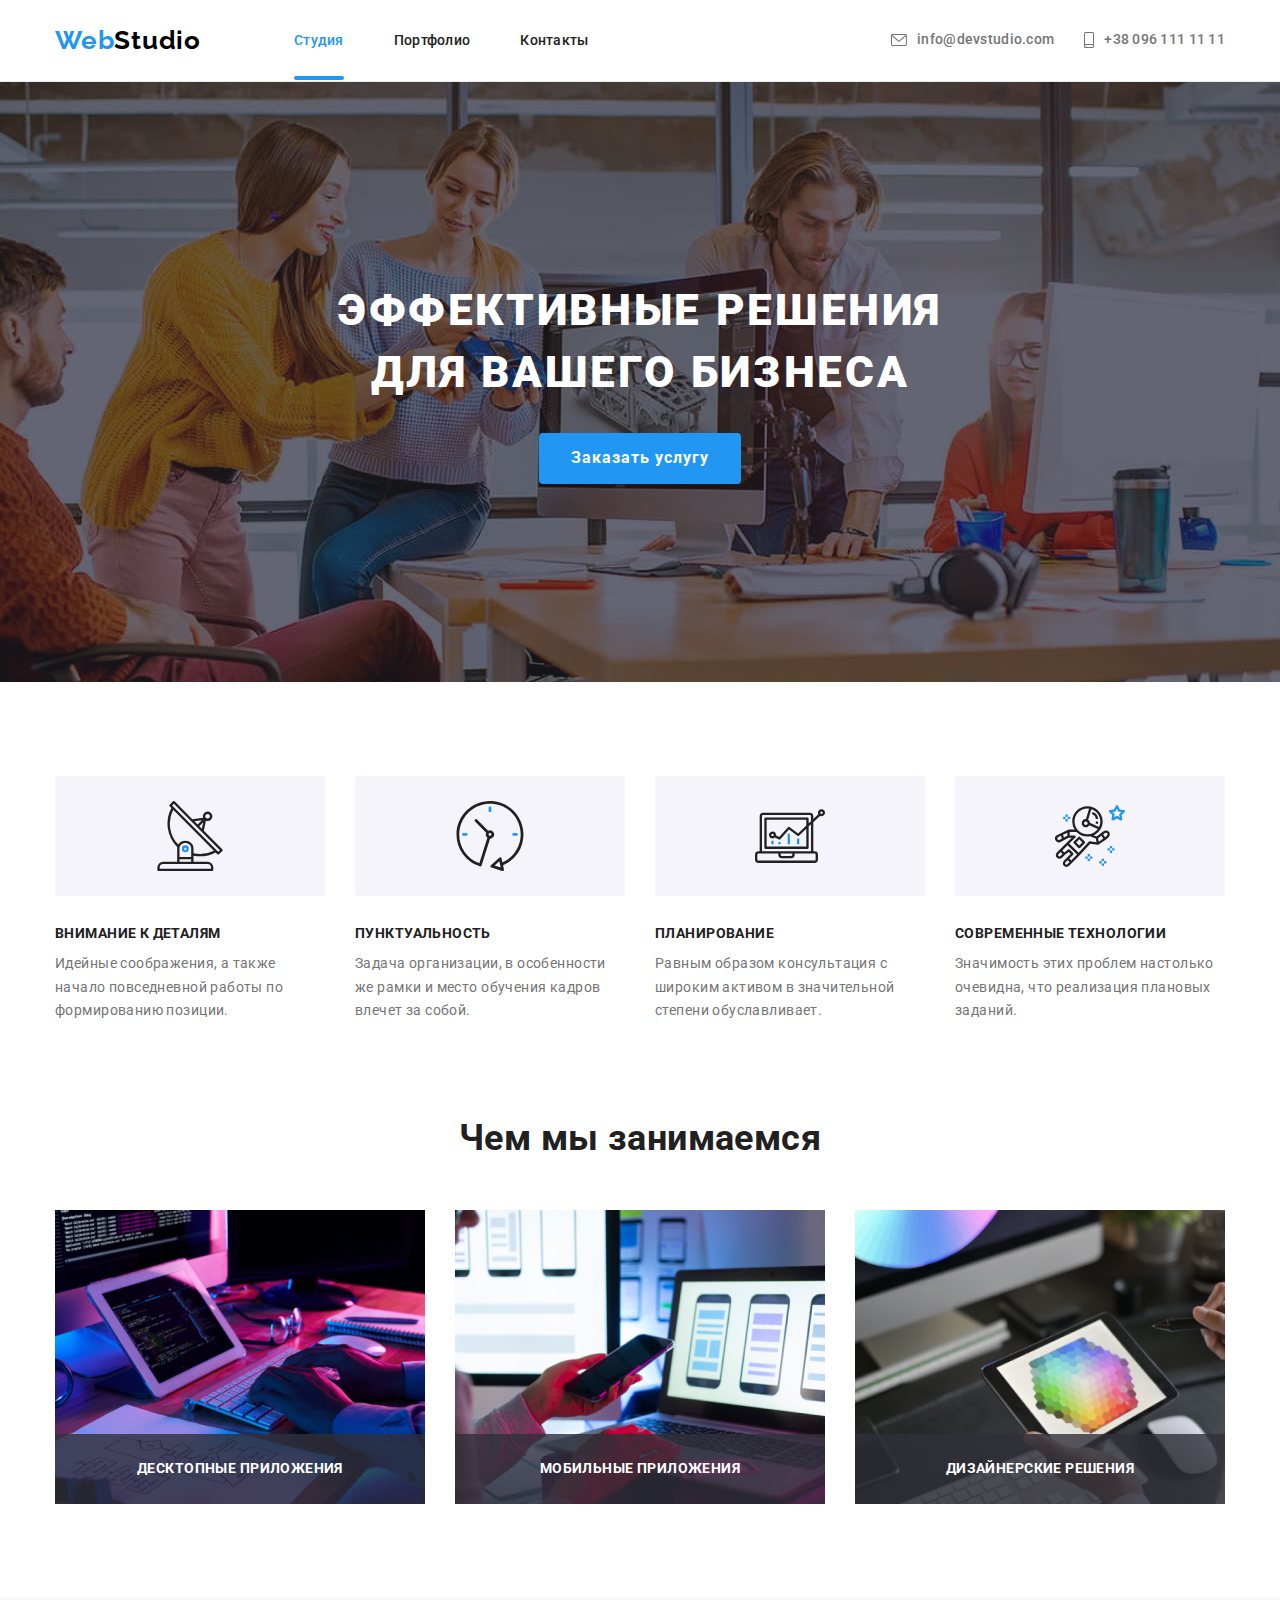
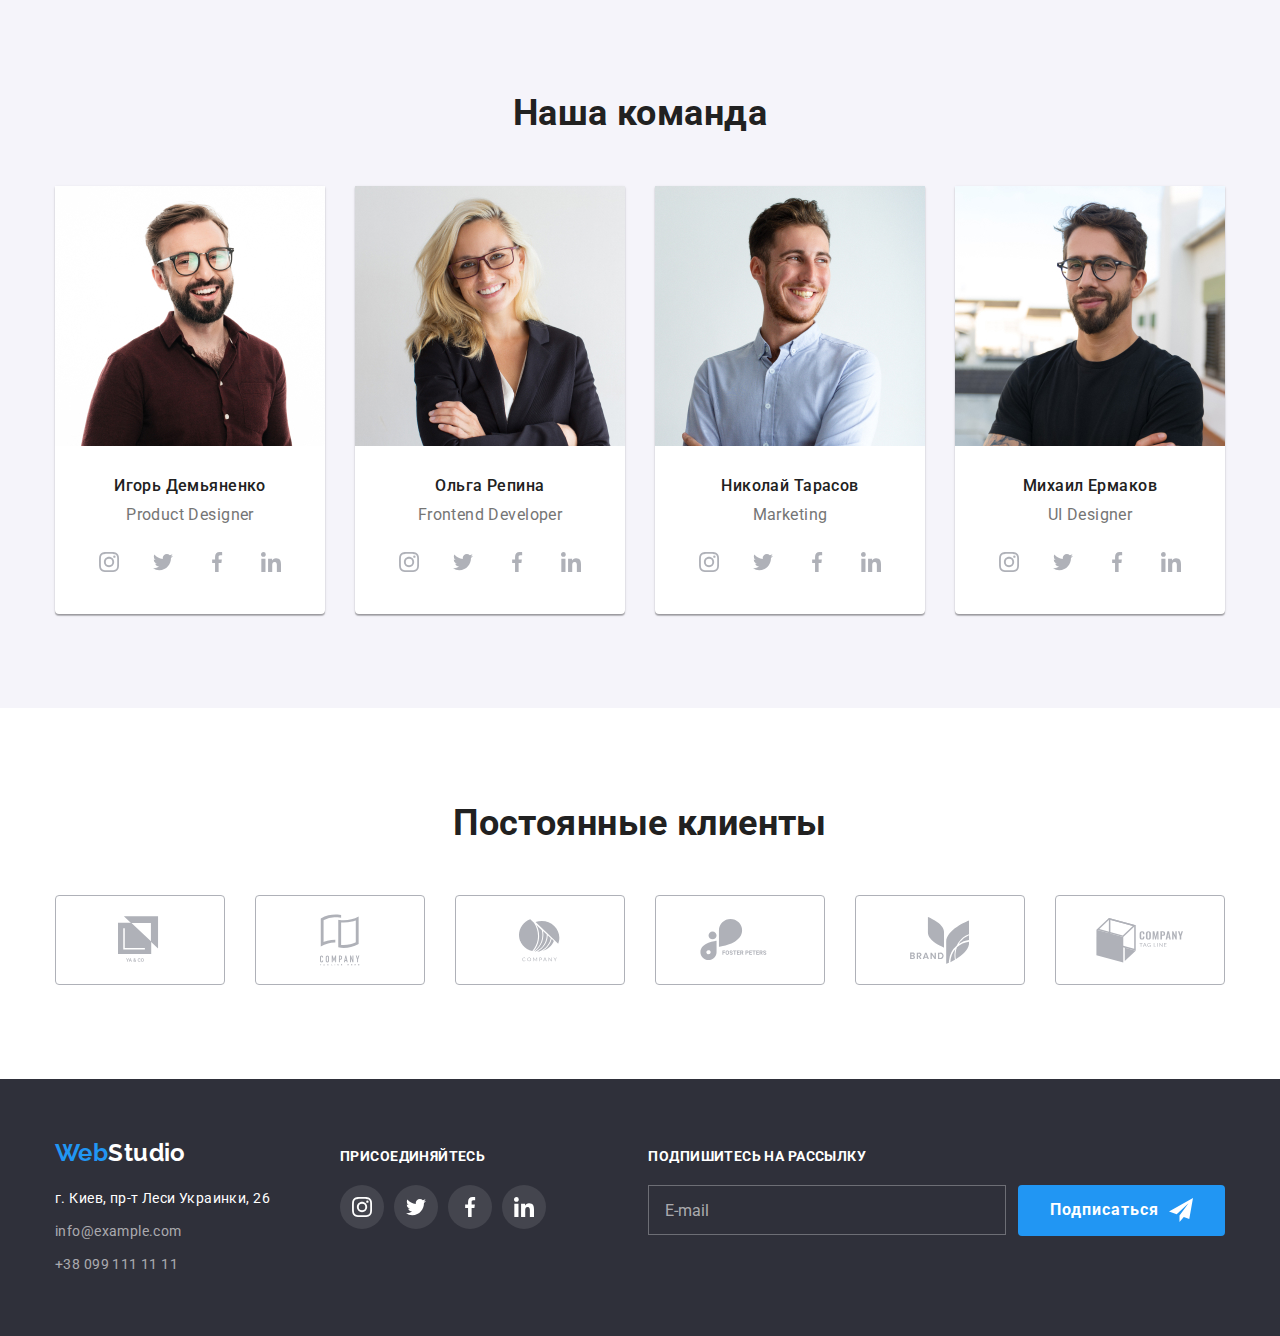
<file: index.html>
<!DOCTYPE html>
<html lang="en">
  <head>
    <meta charset="UTF-8" />
    <meta name="viewport" content="width=device-width, initial-scale=1.0" />
    <title>WebStudio</title>
    <link
      href="https://fonts.googleapis.com/css2?family=Raleway:wght@700&family=Roboto:wght@400;500;700;900&display=swap"
      rel="stylesheet"
    />
  
    <link rel="stylesheet" href="./css/main.min.css">
  </head>

  <body>
    <header class="header">
      <div class="container header__container">
          <nav class="header__navigation">
              <a href lang="en" class="header__logo link" >Web<span class="header__logo-color">Studio</span></a>
              <ul class="header-list list">
                  <li class="header__item"><a href="" class="header__link link current active " >Студия</a></li>
                  <li class="header__item"><a href="./portfolio.html" class="header__link link " >Портфолио</a></li>
                  <li class="header__item"><a href="" class="header__link link" >Контакты</a></li>
              </ul>
          </nav>
              <ul class="header-info-list list">
                  <li class="header-info__item">
                      <a class="header__info contact-mail link" href="" >
                          <svg class="header__envelope" width="16" height="12">
                              <use href="./images/sprite.svg#icon-envelope" ></use>
                          </svg>
                           info@devstudio.com  </a>
                  </li>
                  <li class="header-info__item">
                      <a class="header__info contact-tel link" href="tel:+380961111111">
                          <svg class="header__smartphone" width="10" height="16"  >
                              <use href="./images/sprite.svg#icon-smartphone" ></use>
                          </svg>
                           +38 096 111 11 11 </a>
                  </li>
              </ul>
       <button class="open-menu-btn">
         <svg class="g" width="40" height="40">
           <use href="./images/sprite.svg#icon-menu"></use>
         </svg>
       </button>
      </div>
      <div class="mob-menu is-hidden">
          <div class="menu-container">
          <button class="close-menu-btn">
            <svg width="40" height="40">
              <use href="./images/sprite.svg#icon-close"></use>
            </svg>
          </button>
       
          <div>
              <ul class="header-menu-list list">
                  <li class="header__menu-item"><a href="" class="header__menu-link link  current " >Студия</a></li>
                  <li class="header__menu-item"><a href="./portfolio.html" class="header__menu-link link " >Портфолио</a></li>
                  <li class="header__menu-item"><a href="" class="header__menu-link link" >Контакты</a></li>
              </ul>
          </div>
          <div class="nav-mobile-container">
              <ul class="header-info-menu-list list">
                  <li class="header-info__menu-item">
                      <a class="header__menu-info contact-menu-tel link" href="tel:+380961111111">
                        
                           +38 096 111 11 11 </a>
                  </li>
                  <li class="header-info__menu-item">
                    <a class="header__menu-info-mail contact-menu-mail link" href="" >
                      
                         info@devstudio.com  </a>
                </li>
              </ul>
              <ul class="mobile-menu-social list">
                <li class="mobile-menu-social__item">
                  <a href="" class="mobile-menu-social__link link">Instagram</a>
                </li>
                <li class="mobile-menu-social__item">
                  <a href="" class="mobile-menu-social__link link">Twitter</a>
                </li>
                <li class="mobile-menu-social__item">
                  <a href="" class="mobile-menu-social__link link">Facebook</a>
                </li>
                <li class="mobile-menu-social__item">
                  <a href="" class="mobile-menu-social__link link">LinkedIn</a>
                </li>
              </ul>
          </div>
         </div>
      </div>
      
  </header>
    <main class="main-content">
      <section class="hero">
        <div class="container">
          <h1 class="hero__title">Эффективные решения для вашего бизнеса</h1>
          <button class="button" data-modal-open>Заказать услугу</button>
        </div>
      </section>

      <section class="features ">
        <div class="container">
          <h2 class="hidden">Особенности</h2>
          <ul class="list features__list">
            <li class="features__item">
              <div class="features__frame">
                <svg class="icon-features" width="70" height="70">
                  <use href="./images/sprite.svg#icon-antenna"></use>
                </svg>
              </div>
              <h3 class="features__subtitle">Внимание к деталям</h3>
              <p class="features__paragraph">
                Идейные соображения, а также начало повседневной работы по
                формированию позиции.
              </p>
            </li>
            <li class="features__item">
              <div class="features__frame">
                <svg class="" width="70" height="70">
                  <use href="./images/sprite.svg#icon-clock"></use>
                </svg>
              </div>
              <h3 class="features__subtitle">Пунктуальность</h3>
              <p class="features__paragraph">
                Задача организации, в особенности же рамки и место обучения
                кадров влечет за собой.
              </p>
            </li>
            <li class="features__item">
              <div class="features__frame">
                <svg class="" width="70" height="70">
                  <use href="./images/sprite.svg#icon-diagram"></use>
                </svg>
              </div>
              <h3 class="features__subtitle">Планирование</h3>
              <p class="features__paragraph">
                Равным образом консультация с широким активом в значительной
                степени обуславливает.
              </p>
            </li>
            <li class="features__item">
              <div class="features__frame">
                <svg class="" width="70" height="70">
                  <use href="./images/sprite.svg#icon-astronaut"></use>
                </svg>
              </div>
              <h3 class="features__subtitle">Современные технологии</h3>
              <p class="features__paragraph">
                Значимость этих проблем настолько очевидна, что реализация
                плановых заданий.
              </p>
            </li>
          </ul>
        </div>
      </section>

      <section class="activity section">
        <div class="container">
          <h2 class="title">Чем мы занимаемся</h2>
          <ul class="list">
            <li class="activity__item">
                <img 
                src="./images/box1.jpg" 
                alt="печатает код" 
                width="370"
                srcset="./images/box1.jpg 1x, ./images/box1@2x.jpg 2x"  />
             
              <div class="activity__block">
              <h3 class="activity__title">Десктопные приложения</h3>
            </div>
            </li>
            <li class="activity__item"> 
                <img 
                src="./images/box2.jpg" 
                alt="печатает код"
                width="370" 
                srcset="./images/box2.jpg 1x, ./images/box2@2x.jpg 2x" />
              <div class="activity__block">
              <h3 class="activity__title">Мобильные приложения</h3>
            </div>
            </li>
            <li class="activity__item">
              <img
                src="./images/box3.jpg"
                alt="выбирает цвет на планшете"
                width="370"
                srcset="./images/box3.jpg 1x, ./images/box3@2x.jpg 2x"
              />
              <div class="activity__block">
              <h3 class="activity__title">Дизайнерские решения</h3>
            </div>
            </li>
          </ul>
        </div>
      </section>
      <section class="team section">
        <div class="container">
          <h2 class="title">Наша команда</h2>
          <ul class="list team__list">
            <li class="team__box">
              <img 
              src="./images/img0.jpg" 
              alt="Игорь Демьяненко" 
              width="270"         
              srcset="./images/img0.jpg 1x, ./images/img0@2x.jpg 2x"/>
              <div class="box-footer">
                <h3 class="team__subtitle">Игорь Демьяненко</h3>
                <p class="team__paragraph">Product Designer</p>
                <ul class="list icon__list">
                  <li class="item icon__item">
                    <a class="link link-icon" href="">
                      <svg class="ikon" width="20" height="20">
                        <use href="./images/sprite.svg#icon-instagram"></use>
                      </svg>
                    </a>
                  </li>
                  <li class="item icon__item">
                    <a class="link link-icon" href="">
                      <svg class="ikon" width="20" height="20">
                        <use href="./images/sprite.svg#icon-twitter"></use>
                      </svg>
                    </a>
                  </li>
                  <li class="item icon__item">
                    <a class="link link-icon" href="">
                      <svg class="ikon" width="20" height="20">
                        <use href="./images/sprite.svg#icon-facebook"></use>
                      </svg>
                    </a>
                  </li>
                  <li class="item icon__item">
                    <a class="link link-icon" href="">
                      <svg class="ikon" width="20" height="20">
                        <use href="./images/sprite.svg#icon-linkedin"></use>
                      </svg>
                    </a>
                  </li>
                </ul>
              </div>
            </li>
            <li class="team__box">
              <img 
              src="./images/img1.jpg" 
              alt="Ольга Репина" 
              width="270"
              srcset="./images/img1.jpg 1x, ./images/img1@2x.jpg 2x"/>
              <div class="box-footer">
                <h3 class="team__subtitle">Ольга Репина</h3>
                <p class="team__paragraph">Frontend Developer</p>
                <ul class="list icon__list">
                  <li class="item icon__item">
                    <a class="link link-icon" href="">
                      <svg class="ikon" width="20" height="20">
                        <use href="./images/sprite.svg#icon-instagram"></use>
                      </svg>
                    </a>
                  </li>
                  <li class="item icon__item">
                    <a class="link link-icon" href="">
                      <svg class="ikon" width="20" height="20">
                        <use href="./images/sprite.svg#icon-twitter"></use>
                      </svg>
                    </a>
                  </li>
                  <li class="item icon__item">
                    <a class="link link-icon" href="">
                      <svg class="ikon" width="20" height="20">
                        <use href="./images/sprite.svg#icon-facebook"></use>
                      </svg>
                    </a>
                  </li>
                  <li class="item icon__item">
                    <a class="link link-icon" href="">
                      <svg class="ikon" width="20" height="20">
                        <use href="./images/sprite.svg#icon-linkedin"></use>
                      </svg>
                    </a>
                  </li>
                </ul>
              </div>
            </li>
            <li class="team__box">
              <img
              src="./images/img2.jpg"
              alt="Николай Тарасов" 
              width="270"
              srcset="./images/img2.jpg 1x, ./images/img2@2x.jpg 2x" />
              <div class="box-footer">
                <h3 class="team__subtitle">Николай Тарасов</h3>
                <p class="team__paragraph">Marketing</p>
                <ul class="list icon__list">
                  <li class="item icon__item">
                    <a class="link link-icon" href="">
                      <svg class="ikon" width="20" height="20">
                        <use href="./images/sprite.svg#icon-instagram"></use>
                      </svg>
                    </a>
                  </li>
                  <li class="item icon__item">
                    <a class="link link-icon" href="">
                      <svg class="ikon" width="20" height="20">
                        <use href="./images/sprite.svg#icon-twitter"></use>
                      </svg>
                    </a>
                  </li>
                  <li class="item icon__item">
                    <a class="link link-icon" href="">
                      <svg class="ikon" width="20" height="20">
                        <use href="./images/sprite.svg#icon-facebook"></use>
                      </svg>
                    </a>
                  </li>
                  <li class="item icon__item">
                    <a class="link link-icon" href="">
                      <svg class="ikon" width="20" height="20">
                        <use href="./images/sprite.svg#icon-linkedin"></use>
                      </svg>
                    </a>
                  </li>
                </ul>
              </div>
            </li>
            <li class="team__box">
              <img 
              src="./images/img3.jpg" 
              alt="Михаил Ермаков" 
              width="270"
              srcset="./images/img3.jpg 1x, ./images/img3@2x.jpg 2x" />
              <div class="box-footer">
                <h3 class="team__subtitle">Михаил Ермаков</h3>
                <p class="team__paragraph">UI Designer</p>
                <ul class="list icon__list">
                  <li class="item icon__item">
                    <a class="link link-icon" href="">
                      <svg class="ikon" width="20" height="20">
                        <use href="./images/sprite.svg#icon-instagram"></use>
                      </svg>
                    </a>
                  </li>
                  <li class="item icon__item">
                    <a class="link link-icon" href="">
                      <svg class="ikon" width="20" height="20">
                        <use href="./images/sprite.svg#icon-twitter"></use>
                      </svg>
                    </a>
                  </li>
                  <li class="item icon__item">
                    <a class="link link-icon" href="">
                      <svg class="ikon" width="20" height="20">
                        <use href="./images/sprite.svg#icon-facebook"></use>
                      </svg>
                    </a>
                  </li>
                  <li class="item icon__item">
                    <a class="link link-icon" href="">
                      <svg class="ikon" width="20" height="20">
                        <use href="./images/sprite.svg#icon-linkedin"></use>
                      </svg>
                    </a>
                  </li>
                </ul>
              </div>
            </li>
          </ul>
        </div>
      </section>
      <section class="section clients">
        <div class="container">
          <h2 class="title">Постоянные клиенты</h2>
          <ul class="list">
            <li class="clients__item">
              <a class="link clients__link" href="">
                <svg width="44.27" height="49.23  ">
                  <use href="./images/sprite.svg#icon-logo-1"></use>
                </svg>
              </a>
            </li>
            <li class="clients__item">
              <a class="link clients__link" href="">
                <svg width="40" height="52">
                  <use href="./images/sprite.svg#icon-logo-2"></use>
                </svg>
              </a>
            </li>
            <li class="clients__item">
              <a class="link clients__link" href="">
                <svg width="41" height="43">
                  <use href="./images/sprite.svg#icon-logo-3"></use>
                </svg>
              </a>
            </li>
            <li class="clients__item">
              <a class="link clients__link" href="">
                <svg width="79.66" height="42.02">
                  <use href="./images/sprite.svg#icon-logo-4"></use>
                </svg>
              </a>
            </li>
            <li class="clients__item">
              <a class="link clients__link" href="">
                <svg width="59" height="47">
                  <use href="./images/sprite.svg#icon-logo-5"></use>
                </svg>
              </a>
            </li>
            <li class="clients__item">
              <a class="link clients__link" href="">
                <svg width="88" height="45">
                  <use href="./images/sprite.svg#icon-logo-6 "></use>
                </svg>
              </a>
            </li>
          </ul>
        </div>
      </section>
    </main>
    <footer class="page-footer">
      <div class="container footer">
        <div class="foot">
        <div class="footer-info">
          <a class="logo link" href="./index.html"
            >Web<span class="logo--white">Studio</span></a
          >
          <address class="location">
            <p class="street">г. Киев, пр-т Леси Украинки, 26</p>
            <ul class="list list--colum">
              <li class="contact__item">
                <a class="footer-contacts link" href="mailto:info@example.com"
                  >info@example.com</a
                >
              </li>
              <li class="contact__item">
                <a class="footer-contacts link" href="tel:+380991111111"
                  >+38 099 111 11 11</a
                >
              </li>
            </ul>
          </address>
        </div>
        <div class="join">
          <b class="footer__subtitle">Присоединяйтесь</b>
          <ul class="list icon__list">
            <li class="icon__item">
              <a class="link-icon link-icon--gray link" href="">
                <svg width="20" height="20">
                  <use href="./images/sprite.svg#icon-instagram"></use>
                </svg>
              </a>
            </li>
            <li class="icon__item">
              <a class="link-icon link-icon--gray link" href="">
                <svg width="20" height="20">
                  <use href="./images/sprite.svg#icon-twitter"></use>
                </svg>
              </a>
            </li>
            <li class="icon__item">
              <a class="link-icon link-icon--gray link" href="">
                <svg width="20" height="20">
                  <use href="./images/sprite.svg#icon-facebook"></use>
                </svg>
              </a>
            </li>
            <li class="icon__item">
              <a class="link-icon link-icon--gray link" href="">
                <svg width="20" height="20">
                  <use href="./images/sprite.svg#icon-linkedin"></use>
                </svg>
              </a>
            </li>
          </ul>
        </div>
        </div>
        <div class="follow"> 
          <b class="footer__subtitle">Подпишитесь на рассылку</b>
          <form action="#" class="follow__form">
            <label for="mail"></label>
            <input type="email" class="follow__input" id="mail" name="mail" placeholder="E-mail">
            <button type="submit" class="button">Подписаться
               <svg class="icon-send" width="24" height="24">
              <use href="./images/sprite.svg#icon-send"></use>
            </svg></button>
          </form>
        </div>
      </div>
    </footer>
    <div class="backdrop is-hidden" data-modal>
      <div class="modal">
        <button class="modal__button" data-modal-close>&#10006;</button>
        <form action="#" class="form">
          <h2 class="form__title">Оставьте свои данные, мы вам перезвоним</h2>
          <div class="form-field">
            <label for="name" class="form-label">Имя</label>
            <input
              type="text"
              class="form-input"
              name="name"
              id="name"
              placeholder=" "
            />
            <svg width="18" class="input-icon">
              <use href=./images/sprite.svg#person></use>
            </svg>

          </div>
          <div class="form-field">
            <label for="tel" class="form-label">Телефон</label>
            <input
              type="tel"
              class="form-input"
              name="tel"
              id="tel"
              placeholder=" "
            />
            <svg width="18" class="input-icon">
              <use href=./images/sprite.svg#phone></use>
            </svg>

          </div>
          <div class="form-field">
            <label for="email" class="form-label">Почта</label>
            <input
              type="email"
              class="form-input"
              name="mail"
              id="email"
              placeholder=" "
            />
          <svg width="18" class="input-icon">
            <use href=./images/sprite.svg#email></use>
          </svg>
          </div>
          <div class="form-field">
            <label for="comment" class="form-label">Комментарий</label>
            <textarea
              class="form-input comment"
              name="comment"
              id="comment"
              placeholder="Введите текст"
            ></textarea>
          </div>
         
          <label class="form-checkbox form-label checkbox-label">    
            <input type="checkbox" class=" hidden checkbox" name="agree">
            <span class="checkbox-icon"></span><span >Соглашаюсь с рассылкой и принимаю <a class="link" href="">Условия договора</a></span>
          </label>

          <button type="submit" class="button">Отправить</button>
        </form>
      </div>
    </div>
    <script src="./js/modal.js"></script>
    <script src="./js/menu.js"></script>
  </body>
</html>
</file>
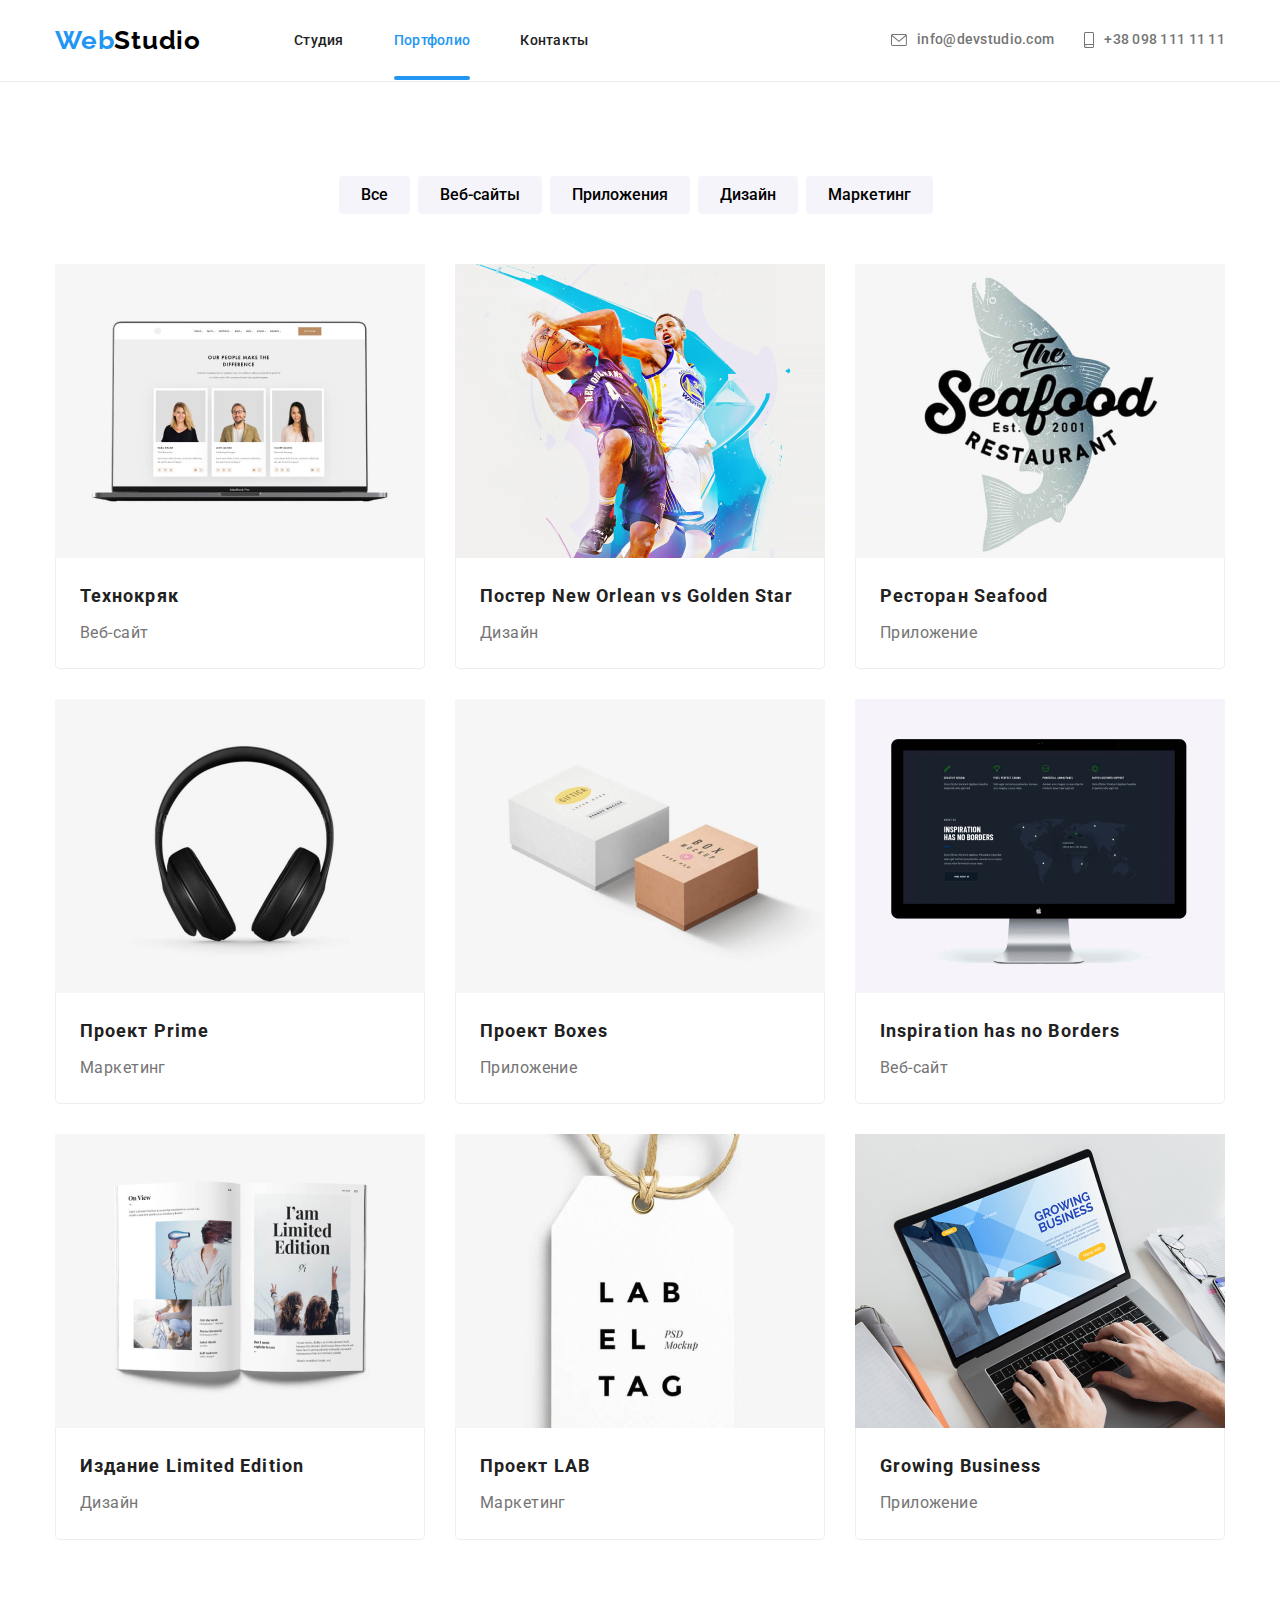
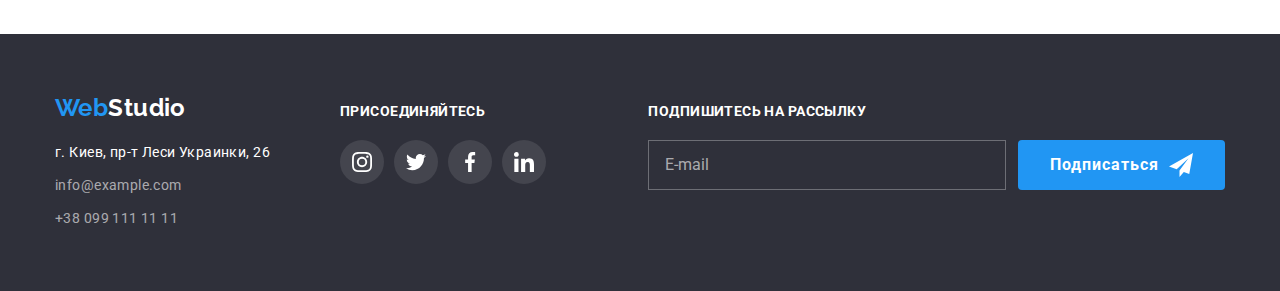
<file: portfolio.html>
<!DOCTYPE html>
<html lang="en">
  <head>
    <meta charset="UTF-8" />
    <meta name="viewport" content="width=device-width, initial-scale=1.0" />
    <title>Portfolio</title>
    <link
      href="https://fonts.googleapis.com/css2?family=Raleway:wght@700&family=Roboto:wght@400;500;700;900&display=swap"
      rel="stylesheet"
    />

    <link rel="stylesheet" href="./css/main.min.css" />
  </head>

  <body>
    <header class="header">
      <div class="container header__container">
          <nav class="header__navigation">
              <a href lang="en" class="header__logo link" >Web<span class="header__logo-color">Studio</span></a>
              <ul class="header-list list">
                  <li class="header__item"><a href="./index.html" class="header__link link  " >Студия</a></li>
                  <li class="header__item"><a href="" class="header__link link current active" >Портфолио</a></li>
                  <li class="header__item"><a href="" class="header__link link" >Контакты</a></li>
              </ul>
          </nav>
              <ul class="header-info-list list">
                  <li class="header-info__item">
                      <a class="header__info contact-mail link" href="" >
                          <svg class="header__envelope" width="16" height="12">
                              <use href="./images/sprite.svg#icon-envelope" ></use>
                          </svg>
                           info@devstudio.com  </a>
                  </li>
                  <li class="header-info__item">
                      <a class="header__info contact-tel link" href="tel:+380961111111">
                          <svg class="header__smartphone" width="10" height="16"  >
                              <use href="./images/sprite.svg#icon-smartphone" ></use>
                          </svg>
                           +38 098 111 11 11 </a>
                  </li>
              </ul>
       <button class="open-menu-btn">
         <svg class="menu-open" width="40" height="40">
           <use href="./images/sprite.svg#icon-menu"></use>
         </svg>
       </button>
      </div>
      <div class="mob-menu is-hidden">
          <div class="menu-container">
          <button class="close-menu-btn">
            <svg class="menu-close" width="40" height="40">
              <use href="./images/sprite.svg#icon-close"></use>
            </svg>
          </button>
       
          <div>
              <ul class="header-menu-list list">
                  <li class="header__menu-item"><a href="./index.html" class="header__menu-link link   " >Студия</a></li>
                  <li class="header__menu-item"><a href="" class="header__menu-link link current" >Портфолио</a></li>
                  <li class="header__menu-item"><a href="" class="header__menu-link link" >Контакты</a></li>
              </ul>
          </div>
          <div class="nav-mobile-container">
              <ul class="header-info-menu-list list">
                  <li class="header-info__menu-item">
                      <a class="header__menu-info contact-menu-tel link" href="tel:+380961111111">
                        
                           +38 096 111 11 11 </a>
                  </li>
                  <li class="header-info__menu-item">
                    <a class="header__menu-info-mail contact-menu-mail link" href="" >
                      
                         info@devstudio.com  </a>
                </li>
              </ul>
              <ul class="mobile-menu-social list">
                <li class="mobile-menu-social__item">
                  <a href="" class="mobile-menu-social__link link">Instagram</a>
                </li>
                <li class="mobile-menu-social__item">
                  <a href="" class="mobile-menu-social__link link">Twitter</a>
                </li>
                <li class="mobile-menu-social__item">
                  <a href="" class="mobile-menu-social__link link">Facebook</a>
                </li>
                <li class="mobile-menu-social__item">
                  <a href="" class="mobile-menu-social__link link">LinkedIn</a>
                </li>
              </ul>
          </div>
         </div>
      </div>
      
  </header>
    <main class="main-content">
      <div class="container section">
        <h1 class="hidden">Фильтры</h1>

        <ul class="list buttons">
          <li class="buttons__item">
            <button class="button--white" type="button">Все</button>
          </li>
          <li class="buttons__item">
            <button class="button--white" type="button">Веб-сайты</button>
          </li>
          <li class="buttons__item">
            <button class="button--white" type="button">Приложения</button>
          </li>
          <li class="buttons__item">
            <button class="button--white" type="button">Дизайн</button>
          </li>
          <li class="buttons__item">
            <button class="button--white" type="button">Маркетинг</button>
          </li>
        </ul>

        <section class="projects">
          <h2 class="hidden">Проекты</h2>
          <ul class="list">
            <li class="projects__item">
              <a class="link" href="">
                <div class="projects__box">
                  <img
                    src="./images/image.jpg"
                    alt=""
                    width="370"
                    srcset="./images/image.jpg 1x, ./images/image@2x.jpg 2x"
                  />
                  <div class="overlay">
                    <p class="overley__text">
                      Технокряк это современная площадка распространения
                      коронавируса. Компании используют эту платформу для
                      цифрового шпионажа и атак на защищённые сервера
                      конкурентов.
                    </p>
                  </div>
                </div>
                <div class="box__caption">
                  <h3 class="projects__title">Технокряк</h3>
                  <p class="projects__paragraph">Веб-сайт</p>
                </div>
              </a>
            </li>
            <li class="projects__item">
              <a class="link" href="">
                <div class="projects__box">
                  <img
                    src="./images/image1.jpg"
                    alt=""
                    width="370"
                    srcset="./images/image1.jpg 1x, ./images/image1@2x.jpg 2x"
                  />
                  <div class="overlay">
                    <p class="overley__text">
                      Технокряк это современная площадка распространения
                      коронавируса. Компании используют эту платформу для
                      цифрового шпионажа и атак на защищённые сервера
                      конкурентов.
                    </p>
                  </div>
                </div>

                <div class="box__caption">
                  <h3 class="projects__title">
                    Постер New Orlean vs Golden Star
                  </h3>
                  <p class="projects__paragraph">Дизайн</p>
                </div>
              </a>
            </li>
            <li class="projects__item">
              <a class="link" href="">
                <div class="projects__box">
                  <img
                    src="./images/image2.jpg"
                    alt=""
                    width="370"
                    srcset="./images/image2.jpg 1x, ./images/image2@2x.jpg 2x"
                  />
                  <div class="overlay">
                    <p class="overley__text">
                      Технокряк это современная площадка распространения
                      коронавируса. Компании используют эту платформу для
                      цифрового шпионажа и атак на защищённые сервера
                      конкурентов.
                    </p>
                  </div>
                </div>
                <div class="box__caption">
                  <h3 class="projects__title">Ресторан Seafood</h3>
                  <p class="projects__paragraph">Приложение</p>
                </div>
              </a>
            </li>
            <li class="projects__item">
              <a class="link" href="">
                <div class="projects__box">
                  <img
                    src="./images/image3.jpg"
                    alt=""
                    width="370"
                    srcset="./images/image3.jpg 1x, ./images/image3@2x.jpg 2x"
                  />
                  <div class="overlay">
                    <p class="overley__text">
                      Технокряк это современная площадка распространения
                      коронавируса. Компании используют эту платформу для
                      цифрового шпионажа и атак на защищённые сервера
                      конкурентов.
                    </p>
                  </div>
                </div>
                <div class="box__caption">
                  <h3 class="projects__title">Проект Prime</h3>
                  <p class="projects__paragraph">Маркетинг</p>
                </div>
              </a>
            </li>
            <li class="projects__item">
              <a class="link" href="">
                <div class="projects__box">
                  <img
                    src="./images/image4.jpg"
                    alt=""
                    width="370"
                    srcset="./images/image4.jpg 1x, ./images/image4@2x.jpg 2x"
                  />
                  <div class="overlay">
                    <p class="overley__text">
                      Технокряк это современная площадка распространения
                      коронавируса. Компании используют эту платформу для
                      цифрового шпионажа и атак на защищённые сервера
                      конкурентов.
                    </p>
                  </div>
                </div>
                <div class="box__caption">
                  <h3 class="projects__title">Проект Boxes</h3>
                  <p class="projects__paragraph">Приложение</p>
                </div>
              </a>
            </li>
            <li class="projects__item">
              <a class="link" href="">
                <div class="projects__box">
                  <img
                    src="./images/image5.jpg"
                    alt=""
                    width="370"
                    srcset="./images/image5.jpg 1x, ./images/image5@2x.jpg 2x"
                  />
                  <div class="overlay">
                    <p class="overley__text">
                      Технокряк это современная площадка распространения
                      коронавируса. Компании используют эту платформу для
                      цифрового шпионажа и атак на защищённые сервера
                      конкурентов.
                    </p>
                  </div>
                </div>
                <div class="box__caption">
                  <h3 class="projects__title">Inspiration has no Borders</h3>
                  <p class="projects__paragraph">Веб-сайт</p>
                </div>
              </a>
            </li>
            <li class="projects__item">
              <a class="link" href="">
                <div class="projects__box">
                  <img
                    src="./images/image6.jpg"
                    alt=""
                    width="370"
                    srcset="./images/image6.jpg 1x, ./images/image6@2x.jpg 2x"
                  />
                  <div class="overlay">
                    <p class="overley__text">
                      Технокряк это современная площадка распространения
                      коронавируса. Компании используют эту платформу для
                      цифрового шпионажа и атак на защищённые сервера
                      конкурентов.
                    </p>
                  </div>
                </div>
                <div class="box__caption">
                  <h3 class="projects__title">Издание Limited Edition</h3>
                  <p class="projects__paragraph">Дизайн</p>
                </div>
              </a>
            </li>
            <li class="projects__item">
              <a class="link" href="">
                <div class="projects__box">
                  <img
                    src="./images/image7.jpg"
                    alt=""
                    width="370"
                    srcset="./images/image7.jpg 1x, ./images/image7@2x.jpg 2x"
                  />
                  <div class="overlay">
                    <p class="overley__text">
                      Технокряк это современная площадка распространения
                      коронавируса. Компании используют эту платформу для
                      цифрового шпионажа и атак на защищённые сервера
                      конкурентов.
                    </p>
                  </div>
                </div>
                <div class="box__caption">
                  <h3 class="projects__title">Проект LAB</h3>
                  <p class="projects__paragraph">Маркетинг</p>
                </div>
              </a>
            </li>
            <li class="projects__item">
              <a class="link" href="">
                <div class="projects__box">
                  <img
                    src="./images/image8.jpg"
                    alt=""
                    width="370"
                    srcset="./images/image8.jpg 1x, ./images/image8@2x.jpg 2x"
                  />
                  <div class="overlay">
                    <p class="overley__text">
                      Технокряк это современная площадка распространения
                      коронавируса. Компании используют эту платформу для
                      цифрового шпионажа и атак на защищённые сервера
                      конкурентов.
                    </p>
                  </div>
                </div>
                <div class="box__caption">
                  <h3 class="projects__title">Growing Business</h3>
                  <p class="projects__paragraph">Приложение</p>
                </div>
              </a>
            </li>
          </ul>
        </section>
      </div>
    </main>
    <footer class="page-footer">
      <div class="container footer">
        <div class="foot">
          <div class="footer-info">
            <a class="logo link" href="./index.html"
              >Web<span class="logo--white">Studio</span></a
            >
            <address class="location">
              <p class="street">г. Киев, пр-т Леси Украинки, 26</p>
              <ul class="list list--colum">
                <li class="contact__item">
                  <a class="footer-contacts link" href="mailto:info@example.com"
                    >info@example.com</a
                  >
                </li>
                <li class="contact__item">
                  <a class="footer-contacts link" href="tel:+380991111111"
                    >+38 099 111 11 11</a
                  >
                </li>
              </ul>
            </address>
          </div>
          <div class="join">
            <b class="footer__subtitle">Присоединяйтесь</b>
            <ul class="list icon__list">
              <li class="icon__item">
                <a class="link-icon link-icon--gray link" href="">
                  <svg width="20" height="20">
                    <use href="./images/sprite.svg#icon-instagram"></use>
                  </svg>
                </a>
              </li>
              <li class="icon__item">
                <a class="link-icon link-icon--gray link" href="">
                  <svg width="20" height="20">
                    <use href="./images/sprite.svg#icon-twitter"></use>
                  </svg>
                </a>
              </li>
              <li class="icon__item">
                <a class="link-icon link-icon--gray link" href="">
                  <svg width="20" height="20">
                    <use href="./images/sprite.svg#icon-facebook"></use>
                  </svg>
                </a>
              </li>
              <li class="icon__item">
                <a class="link-icon link-icon--gray link" href="">
                  <svg width="20" height="20">
                    <use href="./images/sprite.svg#icon-linkedin"></use>
                  </svg>
                </a>
              </li>
            </ul>
          </div>
        </div>
        <div class="follow">
          <b class="footer__subtitle">Подпишитесь на рассылку</b>
          <form action="#" class="follow__form">
            <label for="mail"></label>
            <input
              type="email"
              class="follow__input"
              id="mail"
              name="mail"
              placeholder="E-mail"
            />
            <button type="submit" class="button">
              Подписаться
              <svg class="icon-send" width="24" height="24">
                <use href="./images/sprite.svg#icon-send"></use>
              </svg>
            </button>
          </form>
        </div>
      </div>
    </footer>
    <script src="./js/menu.js"></script>
  </body>
</html>
</file>
<file: css/main.min.css>
/*! modern-normalize v0.7.0 | MIT License | https://github.com/sindresorhus/modern-normalize */*,::after,::before{box-sizing:border-box}:root{-moz-tab-size:4;tab-size:4}html{line-height:1.15;-webkit-text-size-adjust:100%}body{margin:0}body{font-family:system-ui, -apple-system, 'Segoe UI', Roboto, Helvetica, Arial, sans-serif, 'Apple Color Emoji', 'Segoe UI Emoji'}hr{height:0}abbr[title]{text-decoration:underline dotted}b,strong{font-weight:bolder}code,kbd,pre,samp{font-family:ui-monospace, SFMono-Regular, Consolas, 'Liberation Mono', Menlo, monospace;font-size:1em}small{font-size:80%}sub,sup{font-size:75%;line-height:0;position:relative;vertical-align:baseline}sub{bottom:-0.25em}sup{top:-0.5em}button,input,optgroup,select,textarea{font-family:inherit;font-size:100%;line-height:1.15;margin:0}button,select{text-transform:none}[type='button'],[type='reset'],[type='submit'],button{-webkit-appearance:button}[type='button']::-moz-focus-inner,[type='reset']::-moz-focus-inner,[type='submit']::-moz-focus-inner,button::-moz-focus-inner{border-style:none;padding:0}[type='button']:-moz-focusring,[type='reset']:-moz-focusring,[type='submit']:-moz-focusring,button:-moz-focusring{outline:1px dotted ButtonText}legend{padding:0}progress{vertical-align:baseline}[type='number']::-webkit-inner-spin-button,[type='number']::-webkit-outer-spin-button{height:auto}[type='search']{-webkit-appearance:textfield;outline-offset:-2px}[type='search']::-webkit-search-decoration{-webkit-appearance:none}::-webkit-file-upload-button{-webkit-appearance:button;font:inherit}summary{display:list-item}:root{--main-title-color: #212121;--main-text-color: #757575;--header-text-color: #212121;--second-header-color: #757575;--first-button-color: #ffffff;--accent-color: #2196f3}body{color:#212121;font-family:Roboto;letter-spacing:0.03em;font-size:14px;font-style:normal;font-weight:400}img{display:block;width:100%;height:auto}.main-content{background-color:var(--white)}.link{text-decoration:none}.list{padding:0;margin:0;list-style:none}@media screen and (min-width: 1200px){.list{display:flex;flex-wrap:wrap}}.list--colum{flex-direction:column}.hidden{position:absolute;width:1px;height:1px;margin:-1px;border:0;padding:0;clip:rect(0 0 0 0);overflow:hidden}.container{width:100%;margin-left:auto;margin-right:auto;padding-right:15px;padding-left:15px}@media screen and (min-width: 480px){.container{width:480px}}@media screen and (min-width: 768px){.container{width:768px}}@media screen and (min-width: 1200px){.container{width:1200px}}.section{padding-top:60px;padding-bottom:60px}@media screen and (min-width: 1200px){.section{padding-top:94px;padding-bottom:94px}}.header{border-bottom:1px solid #ececec}.header__logo{font-family:Raleway;font-style:normal;font-weight:700;font-size:26px;line-height:1.19;letter-spacing:0.03em;margin-right:93px;padding-top:25px;padding-bottom:25px;color:var(--accent-color)}@media screen and (max-width: 768px){.header__logo{padding-top:16px;padding-bottom:16px}}.header__logo:focus .header__logo-color{color:var(--accent-color)}.header__logo-color{color:#000000}.header__logo-color:hover,.header__logo-color:focus{color:var(--accent-color)}.header__item{margin-right:50px}.header-list{display:flex}@media screen and (max-width: 768px){.header-list{display:none}}.header__navigation{display:flex;align-items:center}.header__container{display:flex}@media screen and (min-width: 1200px){.header-info-list{display:flex;align-items:center;margin-left:auto}}@media screen and (max-width: 768px){.header-info-list{display:none}}.header__link{font-weight:500;font-size:14px;line-height:1.14;letter-spacing:0.02em;padding-top:32px;padding-bottom:32px;color:var(--header-text-color);position:relative;transition:color 250ms cubic-bezier(0.4, 0, 0.2, 1)}.header__link:focus,.header__link:hover{color:var(--accent-color)}.active::after{content:"";width:100%;height:4px;background-color:var(--accent-color);position:absolute;left:0;bottom:0;border-radius:2px}.header__info{font-weight:500;font-size:14px;line-height:1.14;letter-spacing:0.02em;display:flex;align-items:center;color:var(--second-header-color);transition:color 250ms cubic-bezier(0.4, 0, 0.2, 1)}@media screen and (min-width: 1200px){.header__info{padding-top:32px;padding-bottom:32px}}.header__info:focus,.header__info:hover{color:var(--accent-color)}.header-info__item{margin-right:30px}.header-info__item:last-child{margin-right:0}.header__envelope{margin-right:10px;fill:currentColor}.header__smartphone{margin-right:10px;fill:currentColor}.current{color:var(--accent-color)}@media screen and (min-width: 768px) and (max-width: 1199px){.contact-tel{padding-bottom:21px}}@media screen and (min-width: 768px) and (max-width: 1199px){.contact-mail{padding-top:21px;margin-bottom:10px}}.open-menu-btn{display:flex;align-items:center;justify-content:center;border:none;background-color:transparent;margin-left:auto}.open-menu-btn:hover .menu-open,.open-menu-btn:focus .menu-open{fill:var(--accent-color)}@media screen and (min-width: 768px){.open-menu-btn{display:none}}.g:hover,.g:focus:focus{fill:var(--accent-color);cursor:pointer}.mob-menu{position:fixed;background-color:#ffffff;width:100vw;height:100vh;top:0;z-index:5;padding-top:48px;padding-bottom:48px;padding-left:40px;padding-right:40px;overflow-y:scroll;transition:transform 250ms cubic-bezier(0.4, 0, 0.2, 1),opacity 250ms cubic-bezier(0.4, 0, 0.2, 1)}.close-menu-btn{display:block;margin-left:auto;margin-bottom:8px;position:absolute;top:10px;right:15px;display:flex;align-items:center;justify-content:center;border:none;background-color:transparent}.close-menu-btn:hover,.close-menu-btn:focus{fill:var(--accent-color)}.header__menu-item:not(:last-child){margin-bottom:35px}.header__menu-link{font-family:Roboto;font-style:normal;font-weight:500;font-size:40px;line-height:47px;letter-spacing:0.02em;color:var(--header-text-color)}.menu-container{display:flex;flex-direction:column;height:100%}.nav-mobile-container{margin-top:auto}.header__menu-link.current{color:var(--accent-color)}.header-info-menu-list{margin-bottom:64px}.header-info__menu-item:not(:last-child){margin-bottom:32px}.header__menu-info{font-family:Roboto;font-style:normal;font-weight:500;font-size:34px;line-height:40px;letter-spacing:0.02em;color:#757575}.header__menu-info:hover,.header__menu-info:focus{color:var(--accent-color)}.mobile-menu-social{display:flex}.mobile-menu-social__item:not(:last-child){border-right:1px solid rgba(33,33,33,0.2)}.mobile-menu-social__item:not(:first-child){margin-left:10px}.mobile-menu-social__link{font-weight:500;font-size:18px;line-height:22px;letter-spacing:0.02em;color:#2196F3;margin-right:10px}.header__menu-info-mail{font-weight:500;font-size:24px;line-height:28px;letter-spacing:0.02em;color:#757575}.logo{display:block;font-family:Raleway;font-style:normal;color:#2196f3;font-weight:700;font-size:24px;line-height:1.16}.logo--black{color:#000}.logo--white{color:#fff}.hero{display:flex;flex-direction:column;justify-content:center;align-items:center;max-width:1600px;height:400px;margin-left:auto;margin-right:auto;background-color:#2f303a;color:#fff;text-align:center;background-image:linear-gradient(to right, rgba(47,48,58,0.4), rgba(47,48,58,0.4)),url(../images/overlay-480.jpg);background-position:center;background-repeat:no-repeat;background-size:cover}@media screen and (min-width: 768px){.hero{background-image:linear-gradient(to right, rgba(47,48,58,0.4), rgba(47,48,58,0.4)),url(../images/overlay-768.jpg)}}@media screen and (min-width: 1200px){.hero{height:600px;background-image:linear-gradient(to right, rgba(47,48,58,0.4), rgba(47,48,58,0.4)),url(../images/overlay.jpg)}}.hero__title{margin-top:0;margin-bottom:30px;margin-left:auto;margin-right:auto;max-width:360px;font-weight:900;font-size:26px;line-height:1.6;letter-spacing:0.06em;text-transform:uppercase}@media screen and (min-width: 1200px){.hero__title{font-size:44px;line-height:1.4;max-width:700px}}.button{display:inline-block;border-radius:4px;padding:10px 32px;min-width:200px;color:#fff;background-color:#2196f3;font-weight:700;font-size:16px;line-height:1.9;letter-spacing:0.06em;cursor:pointer;border:none}.button--white{padding:6px 22px;font-weight:500;font-size:16px;line-height:1.6;text-align:center;background-color:#f5f4fa;border:0;border-radius:4px;cursor:pointer;transition:color 250ms cubic-bezier(0.4, 0, 0.2, 1),background-color 250ms cubic-bezier(0.4, 0, 0.2, 1),box-shadow 250ms cubic-bezier(0.4, 0, 0.2, 1)}.button--white:hover,.button--white:focus{color:#fff;background-color:#2196f3;box-shadow:0px 3px 1px rgba(0,0,0,0.1),0px 1px 2px rgba(0,0,0,0.08),0px 2px 2px rgba(0,0,0,0.12)}.buttons{display:flex;flex-wrap:wrap;margin-bottom:50px}@media screen and (min-width: 768px){.buttons{justify-content:center}}.buttons__item{margin-right:8px}@media screen and (max-width: 767px){.buttons__item{margin-top:15px}}@media screen and (min-width: 768px){.buttons__item{margin-bottom:0}}.menu-button{display:inline-flex;margin:0;padding:0;border:none;background-color:transparent;margin-left:auto;cursor:pointer}@media screen and (min-width: 768px){.menu-button{display:none}}.menu-button .icon-close{display:none}.menu-button.is-open .icon-close{display:block}.menu-button.is-open .icon-menu{display:none}.features__subtitle{font-weight:700;font-size:14px;line-height:16px;letter-spacing:0.03em;line-height:1.14;text-transform:uppercase;margin-bottom:10px;margin-top:0;text-align:center}@media screen and (min-width: 768px){.features__subtitle{text-align:left}}.features{padding-top:94px}@media screen and (max-width: 1199px){.features{padding-bottom:60px;padding-top:60px}}.features__paragraph{line-height:1.7;color:#757575;margin-top:0;margin-bottom:0}.features__item{margin-bottom:30px;width:100%}.features__item:last-child{margin-bottom:0}@media screen and (min-width: 768px){.features__item{width:calc((100% - 30px) / 2);margin-right:30px}.features__item:nth-child(2n){margin-right:0}.features__item:nth-last-child(-n+2){margin-bottom:0}}@media screen and (min-width: 1200px){.features__item{width:calc((100% - 90px) / 4)}.features__item:not(:last-child){margin-right:30px;margin-bottom:0}}.features__list{display:flex;flex-wrap:wrap}.features__frame{display:flex;justify-content:center;align-items:center;background-color:#f5f4fa;border-radius:4px;height:120px;margin-bottom:30px}.title{margin-bottom:30px;margin-top:0;font-weight:700;font-size:28px;line-height:1.2;text-align:center}@media screen and (min-width: 1200px){.title{margin-bottom:50px;font-size:36px}}.activity{display:none;padding-bottom:94px}@media screen and (min-width: 1200px){.activity{display:block}}.activity__item{width:calc((100% - 60px) / 3);margin-right:30px;position:relative}.activity__item:nth-child(3n){margin-right:0}.activity__block{position:absolute;bottom:0;width:100%;height:70px;display:flex;justify-content:center;align-items:center;background-color:rgba(47,48,58,0.8)}.activity__title{margin:0;color:#fff;font-weight:700;font-size:14px;line-height:1.14;text-transform:uppercase}.team{background-color:#f5f4fa;text-align:center}.team__box{background-color:#fff;margin-bottom:30px;box-shadow:0px 1px 3px rgba(0,0,0,0.12),0px 1px 1px rgba(0,0,0,0.14),0px 2px 1px rgba(0,0,0,0.2);border-radius:0px 0px 4px 4px}@media screen and (max-width: 767px){.team__box:last-child{margin-bottom:0}}@media screen and (min-width: 768px){.team__box:nth-last-child(-n+2){margin-bottom:0}}@media screen and (min-width: 1200px){.team__box{margin-bottom:0}}@media screen and (min-width: 768px) and (max-width: 1199px){.team__box{width:calc((100% - 30px) / 2);margin-right:30px}.team__box:nth-child(2n){margin-right:0}}@media screen and (min-width: 1200px){.team__box{margin-right:30px;width:calc((100% - 90px) / 4)}.team__box:nth-child(4n){margin-right:0}}.team__subtitle{font-weight:500;font-size:16px;line-height:1.2;margin-top:0;margin-bottom:10px}.team__paragraph{font-size:16px;line-height:1.2;color:#757575;margin-top:0;margin-bottom:16px}.box-footer{padding-top:30px;padding-bottom:30px}@media screen and (min-width: 768px){.team__list{display:flex;flex-wrap:wrap}}.link-icon{display:flex;justify-content:center;align-items:center;border-radius:50%;width:44px;height:44px;fill:#afb1b8;transition:background-color 250ms cubic-bezier(0.4, 0, 0.2, 1),fill 250ms cubic-bezier(0.4, 0, 0.2, 1)}.link-icon:hover,.link-icon:focus{background-color:#2196f3;fill:#fff}.icon__list{display:flex;justify-content:center}.icon__item{margin-right:10px}.icon__item:last-child{margin-right:0}.clients__item{margin-right:30px;margin-bottom:30px;width:calc((100% - 30px) / 2)}@media screen and (min-width: 480px){.clients__item:nth-last-child(-n+2){margin-bottom:0}}@media screen and (min-width: 768px){.clients__item:nth-last-child(-n+3){margin-bottom:0}}.clients__item .clients__link:hover,.clients__item .clients__link:focus{fill:#2196f3;border-color:#2196f3}@media screen and (max-width: 767px){.clients__item:nth-child(2n){margin-right:0}}@media screen and (min-width: 768px){.clients__item{width:calc((100% - 60px) / 3)}}@media screen and (min-width: 768px) and (max-width: 1199px){.clients__item:nth-child(3n){margin-right:0}}@media screen and (min-width: 1200px){.clients__item{width:calc((100% - 30px * 5) / 6);margin-bottom:0}.clients__item:nth-child(6n){margin-right:0}}.clients__link{display:flex;align-items:center;justify-content:center;height:90px;border-radius:4px;border:1px solid #afb1b8;fill:#afb1b8;padding:0;margin:0;transition:border-color 250ms cubic-bezier(0.4, 0, 0.2, 1),fill 250ms cubic-bezier(0.4, 0, 0.2, 1)}.clients .list{display:flex;flex-wrap:wrap}.page-footer{padding-top:60px;padding-bottom:60px;background-color:#2f303a}@media screen and (min-width: 768px){.foot{margin-bottom:60px;justify-content:space-around;display:flex;align-items:baseline}}.footer{text-align:center;align-items:baseline;justify-content:space-between}@media screen and (min-width: 1200px){.footer{display:flex;text-align:left}}.footer__subtitle{line-height:1.14;text-transform:uppercase;color:#fff}.link-icon--gray{border-radius:50%;width:44px;height:44px;fill:#fff;background-color:rgba(255,255,255,0.1)}.join{margin-bottom:60px;margin-top:60px}@media screen and (min-width: 768px){.join{margin-top:0}}@media screen and (min-width: 1200px){.join{margin-left:70px;margin-bottom:0}}.join .list{margin-top:20px}.foot{justify-content:space-around}@media screen and (min-width: 1200px){.foot{margin-bottom:0}}@media screen and (max-width: 767px){.contacts{padding-bottom:60px}}@media screen and (min-width: 768px) and (max-width: 1199px){.contacts{padding-top:21px}}@media screen and (min-width: 1200px){.contacts{margin-left:auto}}.contacts .link{color:#757575;display:flex;align-items:center;font-weight:500;line-height:1.14;letter-spacing:0.02em;transition:color 250ms cubic-bezier(0.4, 0, 0.2, 1)}@media screen and (max-width: 767px){.contacts .link{justify-content:center}}.contacts .link:hover,.contacts .link:focus{fill:#2196f3}@media screen and (min-width: 1200px){.contacts .link{padding-top:32px;padding-bottom:32px}}.contacts .link:hover,.contacts .link:focus{color:#2196f3}.contacts .item:not(:last-child){margin-bottom:16px}@media screen and (min-width: 768px){.contacts .item:not(:last-child){margin-bottom:10px}}@media screen and (min-width: 1200px){.contacts .item:not(:last-child){margin-bottom:0;margin-right:30px}}.contacts__icon{margin-right:8px;fill:currentColor}@media screen and (min-width: 1200px){.contacts__icon{margin-right:10px}}.footer-contacts{color:rgba(255,255,255,0.6)}.footer-contacts:hover,.footer-contacts:focus{color:#2196f3}.contact__item{margin-bottom:9px}.contact__item:last-child{margin-bottom:0}.street{margin-top:0;margin-bottom:9px}.location{color:#fff;line-height:1.7;font-style:normal;margin-top:20px}.follow__input{font-size:16px;color:#fff;width:100%;height:50px;padding-left:16px;background-color:transparent;border:1px solid rgba(255,255,255,0.3)}.follow__input::placeholder{font-size:16px;line-height:1.25;color:rgba(255,255,255,0.6)}.follow__input:focus{border-color:#fff}@media screen and (min-width: 768px){.follow__input{width:450px}}@media screen and (min-width: 1200px){.follow__input{width:358px}}.follow__form{margin-top:20px}@media screen and (min-width: 1200px){.follow__form{display:flex}}.follow__form .button{margin-top:20px;display:flex;align-items:center;margin-left:auto;margin-right:auto}@media screen and (min-width: 1200px){.follow__form .button{margin-left:12px;margin-top:0}}.icon-send{margin-left:10px}.backdrop{position:fixed;top:0;left:0;width:100%;height:100%;padding:90px 15px;background-color:rgba(0,0,0,0.7);opacity:1;transition:opacity 250ms cubic-bezier(0.4, 0, 0.2, 1);overflow-y:scroll}.is-hidden{opacity:0;pointer-events:none}.backdrop.is-hidden .modal{transform:translate(-50%, -50%) scale(0.7)}.modal{background-color:#fff;transition:transform 250ms cubic-bezier(0.4, 0, 0.2, 1)}@media screen and (min-width: 0px){.modal{position:absolute;top:50%;left:50%;width:450px;height:609px;transform:translate(-50%, -50%) scale(1)}}@media screen and (min-width: 1200px){.modal{width:528px;height:581px}}.modal__button{position:absolute;top:101px;right:23px;width:30px;height:30px;border:1px solid rgba(0,0,0,0.1);background-color:#fff;border-radius:50%;cursor:pointer;transition:color 250ms cubic-bezier(0.4, 0, 0.2, 1)}@media screen and (min-width: 0px){.modal__button{top:8px;right:8px}}.modal__button:hover,.modal__button:focus{color:#2196f3}.form__title{color:#212121;font-weight:700;font-size:20px;line-height:1.5;text-align:center;margin-top:0;margin-bottom:12px}@media screen and (min-width: 1200px){.form__title{line-height:1.15}}.form{padding:40px;margin-right:auto;margin-left:auto;text-align:center}.form-field{position:relative;display:flex;flex-direction:column;margin-bottom:10px;text-align:left}.form-field .input-icon{position:absolute;width:18px;height:18px;left:12px;bottom:11px;transition:fill 250ms cubic-bezier(0.4, 0, 0.2, 1)}.form-input{margin:0;padding:10px;border:1px solid rgba(33,33,33,0.2);border-radius:4px;padding-left:42px;transition:border-color 250ms cubic-bezier(0.4, 0, 0.2, 1)}.form-input:focus{border-color:#2196f3;outline:none}.form-input:focus+.input-icon{fill:#2196f3}.form-label{color:#757575;font-size:12px;line-height:1.16;letter-spacing:0.01em;margin-bottom:4px}.checkbox-label{font-size:12px;line-height:1.17;letter-spacing:0.03em}@media screen and (min-width: 1200px){.checkbox-label{font-size:14px;line-height:1.7}}.comment{resize:none;height:120px;padding-left:16px;margin-bottom:10px}.comment::placeholder{line-height:16px;letter-spacing:0.01em;color:rgba(117,117,117,0.5)}.form-checkbox{margin-bottom:30px;display:flex;align-items:center;justify-content:center;cursor:pointer}.checkbox:checked+.checkbox-icon{background-color:#2196f3;border-color:#2196f3;background-image:url(../images/icon-check.svg);background-origin:border-box;background-size:contain}.form-checkbox .link{display:inline-block;color:#2196f3;border-bottom:1px solid #2196f3;line-height:0.85}.checkbox-icon{display:inline-block;min-width:16px;height:15px;border:2px solid #212121;margin-right:9px;border-radius:2px;transition:background-color 250ms cubic-bezier(0.4, 0, 0.2, 1),border 250ms cubic-bezier(0.4, 0, 0.2, 1)}@media screen and (min-width: 768px){.projects .list{display:flex;flex-wrap:wrap}}.projects__title{font-weight:700;font-size:18px;line-height:2;color:#212121;letter-spacing:0.06em;margin-top:0;margin-bottom:4px}.projects__paragraph{font-size:16px;line-height:1.9;color:#757575;margin-bottom:0;margin-top:0}.projects__item{margin-bottom:30px;border-radius:5px;transition:box-shadow 250ms cubic-bezier(0.4, 0, 0.2, 1)}.projects__item:last-child{margin-bottom:0}.projects__item:hover,.projects__item:focus{box-shadow:0px 1px 3px rgba(0,0,0,0.12),0px 1px 1px rgba(0,0,0,0.14),0px 2px 1px rgba(0,0,0,0.2)}.projects__item:hover .overlay,.projects__item:focus .overlay{transform:translateY(0)}@media screen and (min-width: 768px) and (max-width: 1199px){.projects__item{width:calc((100% - 30px) / 2);margin-right:30px}.projects__item:nth-child(2n){margin-right:0}}@media screen and (min-width: 1200px){.projects__item{width:calc((100% - 60px) / 3);margin-right:30px}.projects__item:nth-child(3n){margin-right:0}.projects__item:nth-last-child(-n+3){margin-bottom:0}}.projects__box{position:relative;overflow:hidden}.box__caption{padding-top:20px;padding-left:24px;padding-bottom:20px;border:1px solid #eeeeee;background-color:#fff;box-sizing:border-box;border-top:none;border-bottom-left-radius:5px;border-bottom-right-radius:5px}.overlay{position:absolute;top:0;display:flex;align-items:center;width:100%;height:100%;background-color:rgba(33,150,243,0.9);padding:0 24px;transform:translateY(100%);transition:transform 250ms cubic-bezier(0.4, 0, 0.2, 1)}.overley__text{margin:0;font-size:18px;line-height:1.56;color:#fff}
/*# sourceMappingURL=main.min.css.map */
</file>
